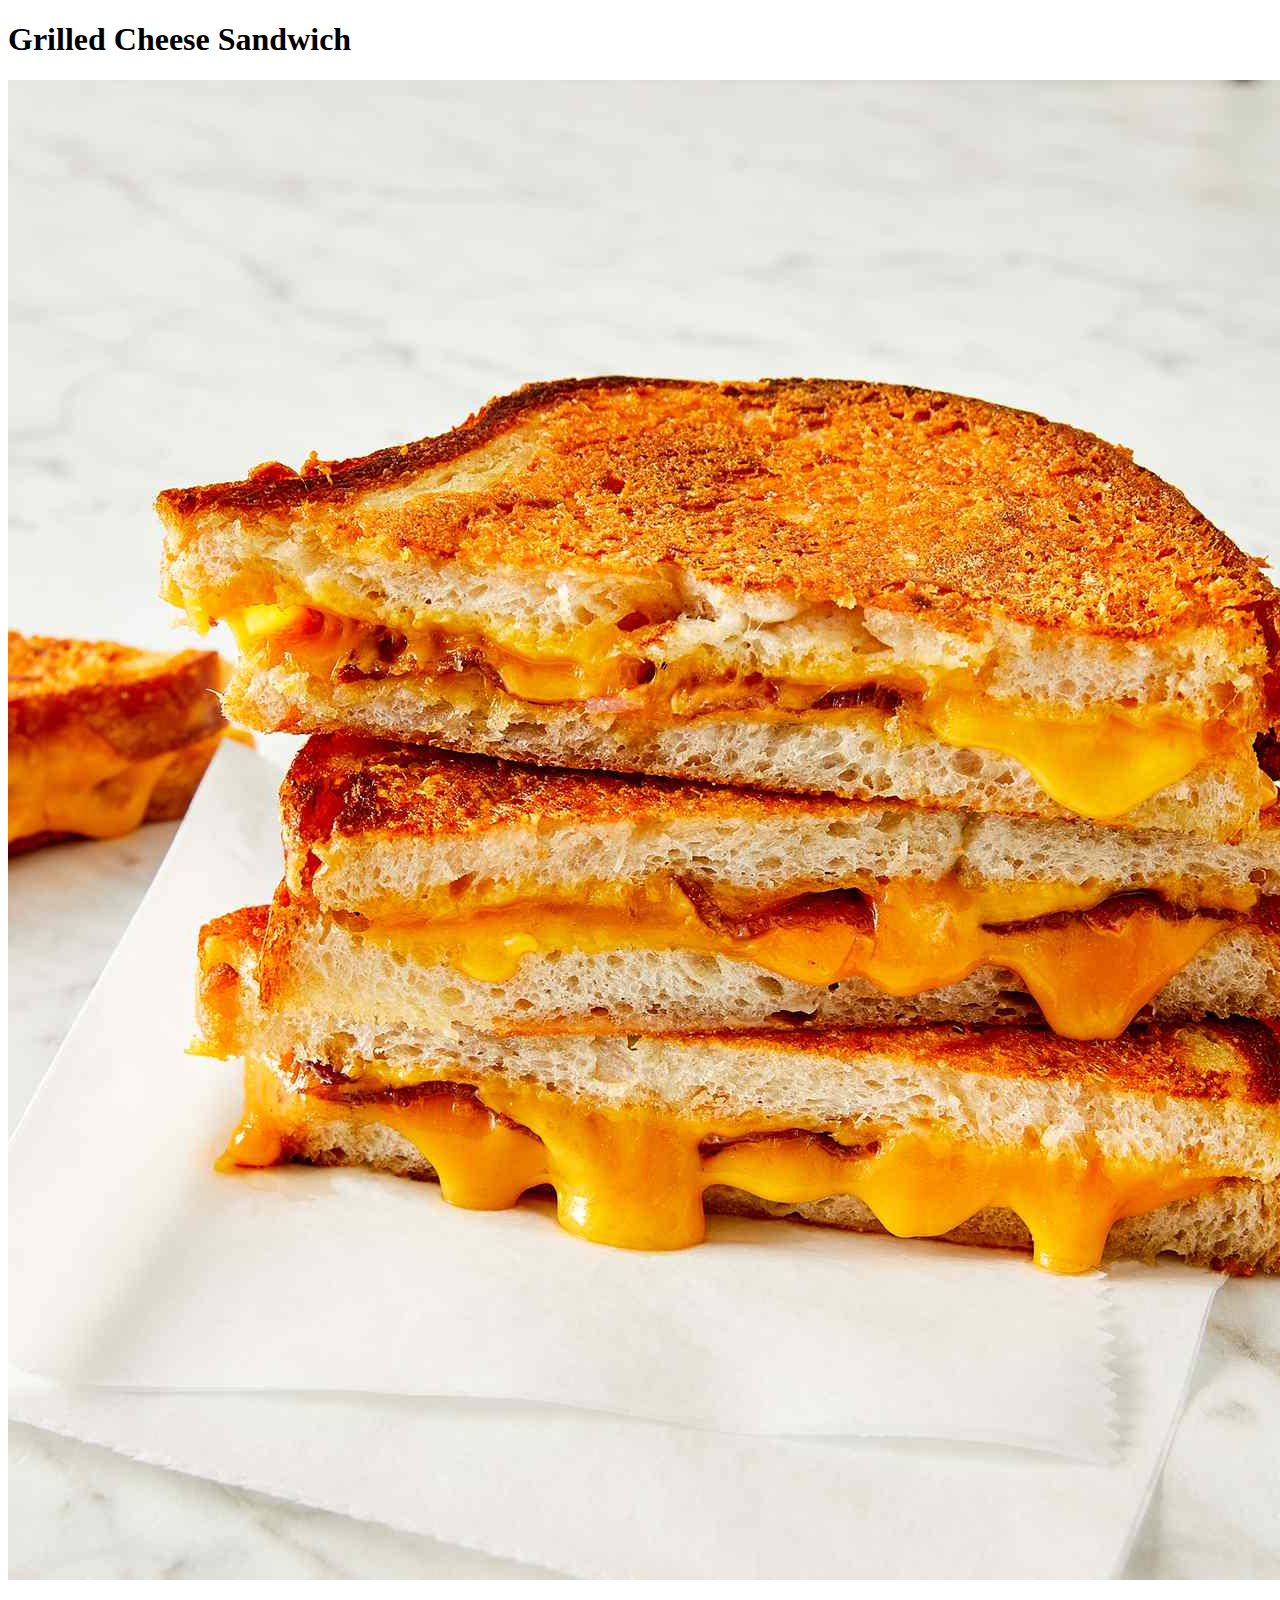
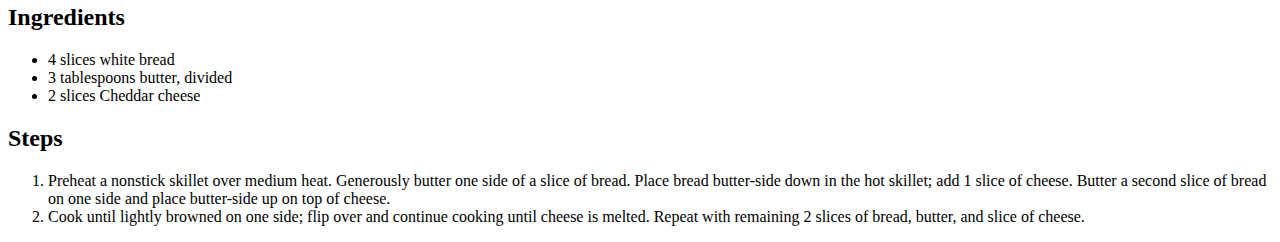
<file: main-recipes/grilled-cheese-sandwich.html>
<!DOCTYPE html>
<html lang="en">
<head>
    <meta charset="UTF-8">
    <meta http-equiv="X-UA-Compatible" content="IE=edge">
    <meta name="viewport" content="width=device-width, initial-scale=1.0">
    <title>Document</title>
</head>
<body>
    <h1> Grilled Cheese Sandwich</h1>

    <img src="../images/cheese.jpeg" alt="Image of stacks of grilled cheese sandwiches"> <! Image with alt attribute>

    <h2> Ingredients</h2>
    <ul> <! Unordered List of ingredients = Bullet points>
        <li> 4 slices white bread </li>
        <li> 3 tablespoons butter, divided </li>
        <li> 2 slices Cheddar cheese</li>
       
    </ul>

    <h2> Steps</h2>
    <ol> <! Ordered Lists of Steps: Numeric>
        <li>Preheat a nonstick skillet over medium heat. Generously butter one side of a slice of bread. Place bread butter-side down in the hot skillet; add 1 slice of cheese. Butter a second slice of bread on one side and place butter-side up on top of cheese.</li>
        <li>Cook until lightly browned on one side; flip over and continue cooking until cheese is melted. Repeat with remaining 2 slices of bread, butter, and slice of cheese.</li>

</body>
</html>
</file>
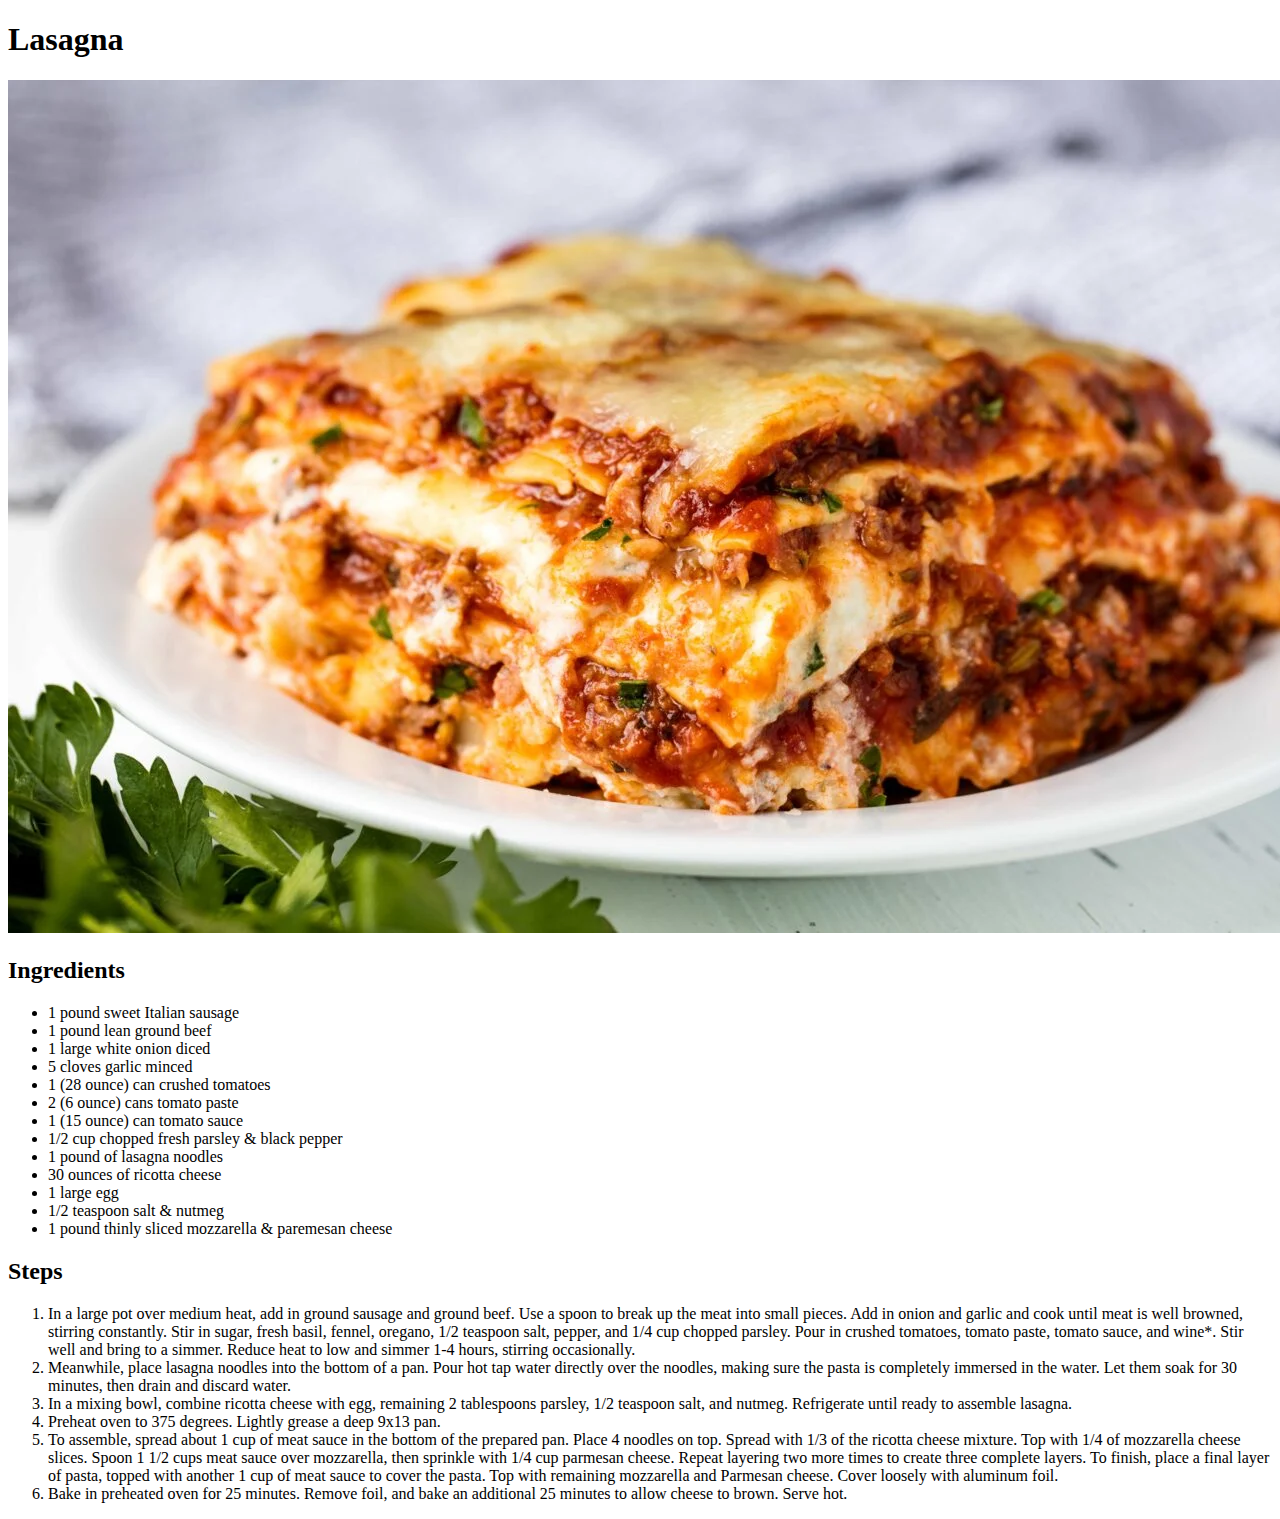
<file: main-recipes/lasagna.html>
<!DOCTYPE html>
<html lang="en">
<head>
    <meta charset="UTF-8">
    <meta http-equiv="X-UA-Compatible" content="IE=edge">
    <meta name="viewport" content="width=device-width, initial-scale=1.0">
    <title>Document</title>
</head>
<body>
    <h1> Lasagna</h1>

    <img src="../images/lasagna.jpeg" alt="Image of Lasagna on white plate"> <! Image with alt attribute>

    <h2> Ingredients</h2>
    <ul> <! Unordered List of ingredients = Bullet points>
        <li> 1 pound sweet Italian sausage </li>
        <li> 1 pound lean ground beef </li>
        <li> 1 large white onion diced</li>
        <li> 5 cloves garlic minced </li>
        <li> 1 (28 ounce) can crushed tomatoes </li>
        <li> 2 (6 ounce) cans tomato paste </li>
        <li> 1 (15 ounce) can tomato sauce</li>
        <li> 1/2 cup chopped fresh parsley & black pepper</li>
        <li> 1 pound of lasagna noodles</li>
        <li> 30 ounces of ricotta cheese</li>
        <li> 1 large egg</li>
        <li> 1/2 teaspoon salt & nutmeg</li>
        <li> 1 pound thinly sliced mozzarella & paremesan cheese</li>
    </ul>

    <h2> Steps</h2>
    <ol> <! Ordered Lists of Steps: Numeric>
        <li>In a large pot over medium heat, add in ground sausage and ground beef. Use a spoon to break up the meat into small pieces. Add in onion and garlic and cook until meat is well browned, stirring constantly. Stir in sugar, fresh basil, fennel, oregano, 1/2 teaspoon salt, pepper, and 1/4 cup chopped parsley. Pour in crushed tomatoes, tomato paste, tomato sauce, and wine*. Stir well and bring to a simmer. Reduce heat to low and simmer 1-4 hours, stirring occasionally.</li>
        <li>Meanwhile, place lasagna noodles into the bottom of a pan. Pour hot tap water directly over the noodles, making sure the pasta is completely immersed in the water. Let them soak for 30 minutes, then drain and discard water. </li>
        <li>In a mixing bowl, combine ricotta cheese with egg, remaining 2 tablespoons parsley, 1/2 teaspoon salt, and nutmeg. Refrigerate until ready to assemble lasagna. </li>
        <li> Preheat oven to 375 degrees. Lightly grease a deep 9x13 pan. </li>
        <li> To assemble, spread about 1 cup of meat sauce in the bottom of the prepared pan. Place 4 noodles on top. Spread with 1/3 of the ricotta cheese mixture. Top with 1/4 of mozzarella cheese slices. Spoon 1 1/2 cups meat sauce over mozzarella, then sprinkle with 1/4 cup parmesan cheese. Repeat layering two more times to create three complete layers. To finish, place a final layer of pasta, topped with another 1 cup of meat sauce to cover the pasta. Top with remaining mozzarella and Parmesan cheese. Cover loosely with aluminum foil.</li>
        <li> Bake in preheated oven for 25 minutes. Remove foil, and bake an additional 25 minutes to allow cheese to brown. Serve hot.</li>
    </ol>

</body>
</html>
</file>
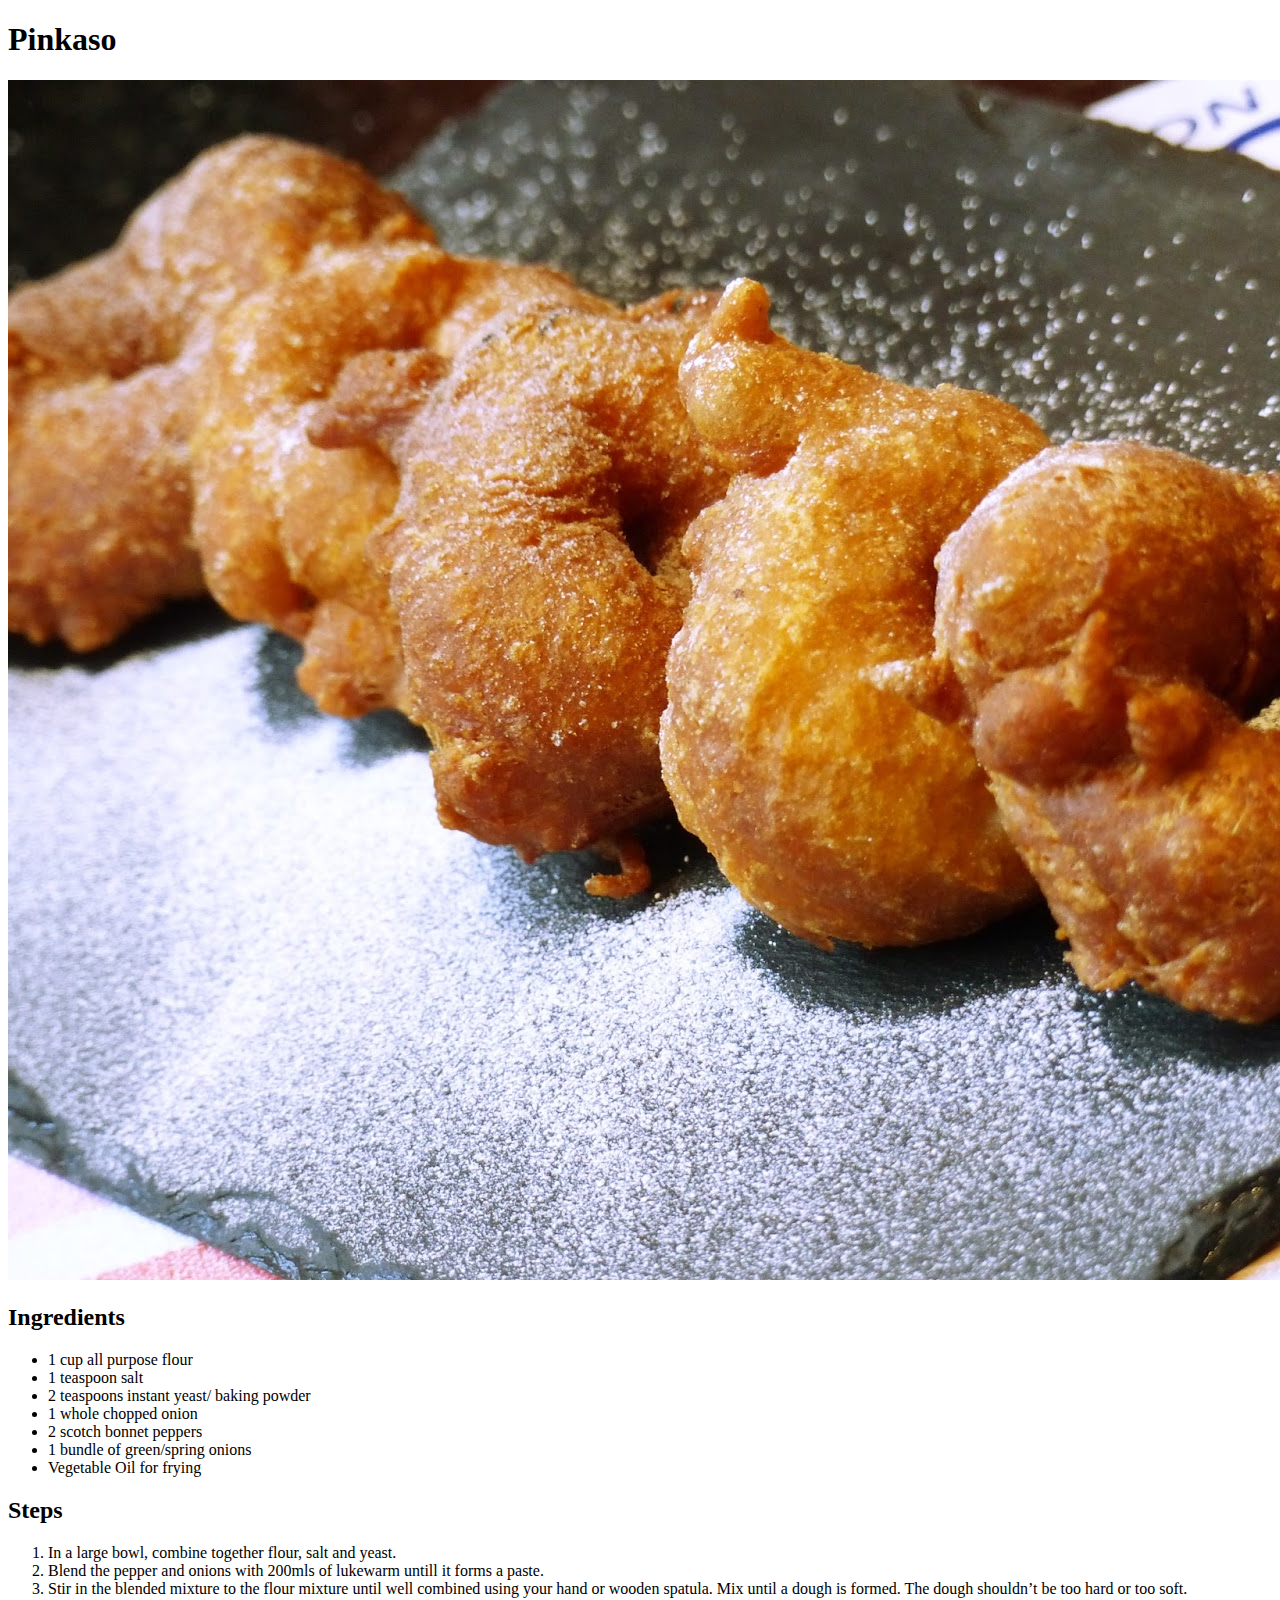
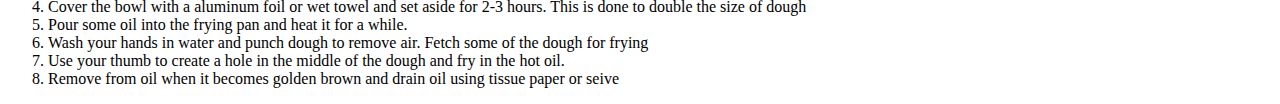
<file: main-recipes/pinkaso.html>
<!DOCTYPE html>
<html lang="en">
<head>
    <meta charset="UTF-8">
    <meta http-equiv="X-UA-Compatible" content="IE=edge">
    <meta name="viewport" content="width=device-width, initial-scale=1.0">
    <title>Document</title>
</head>
<body>
    <h1> Pinkaso</h1>

    <img src="../images/pinkaso.jpeg" alt="Image of Pinkaso on black platter with sprinkles of sugar"> <! Image with alt attribute>

    <h2> Ingredients</h2>
    <ul> <! Unordered List of ingredients = Bullet points>
        <li> 1 cup all purpose flour </li>
        <li> 1 teaspoon salt </li>
        <li> 2 teaspoons instant yeast/ baking powder</li>
        <li> 1 whole chopped onion </li>
        <li> 2 scotch bonnet peppers </li>
        <li> 1 bundle of green/spring onions </li>
        <li> Vegetable Oil for frying</li>
    </ul>

    <h2> Steps</h2>
    <ol> <! Ordered Lists of Steps: Numeric>
        <li>In a large bowl, combine together flour, salt and yeast.</li>
        <li>Blend the pepper and onions with 200mls of lukewarm untill it forms a paste.</li>
        <li>Stir in the blended mixture to the flour mixture until well combined using your hand or wooden spatula. Mix until a dough is formed. The dough shouldn’t be too hard or too soft. </li>
        <li> Cover the bowl with a aluminum foil or wet towel and set aside for 2-3 hours. This is done to double the size of dough </li>
        <li> Pour some oil into the frying pan and heat it for a while. </li>
        <li> Wash your hands in water and punch dough to remove air. Fetch some of the dough for frying </li>
        <li> Use your thumb to create a hole in the middle of the dough and fry in the hot oil.</li>
        <li> Remove from oil when it becomes golden brown and drain oil using tissue paper or seive</li>
    </ol>

</body>
</html>
</file>
